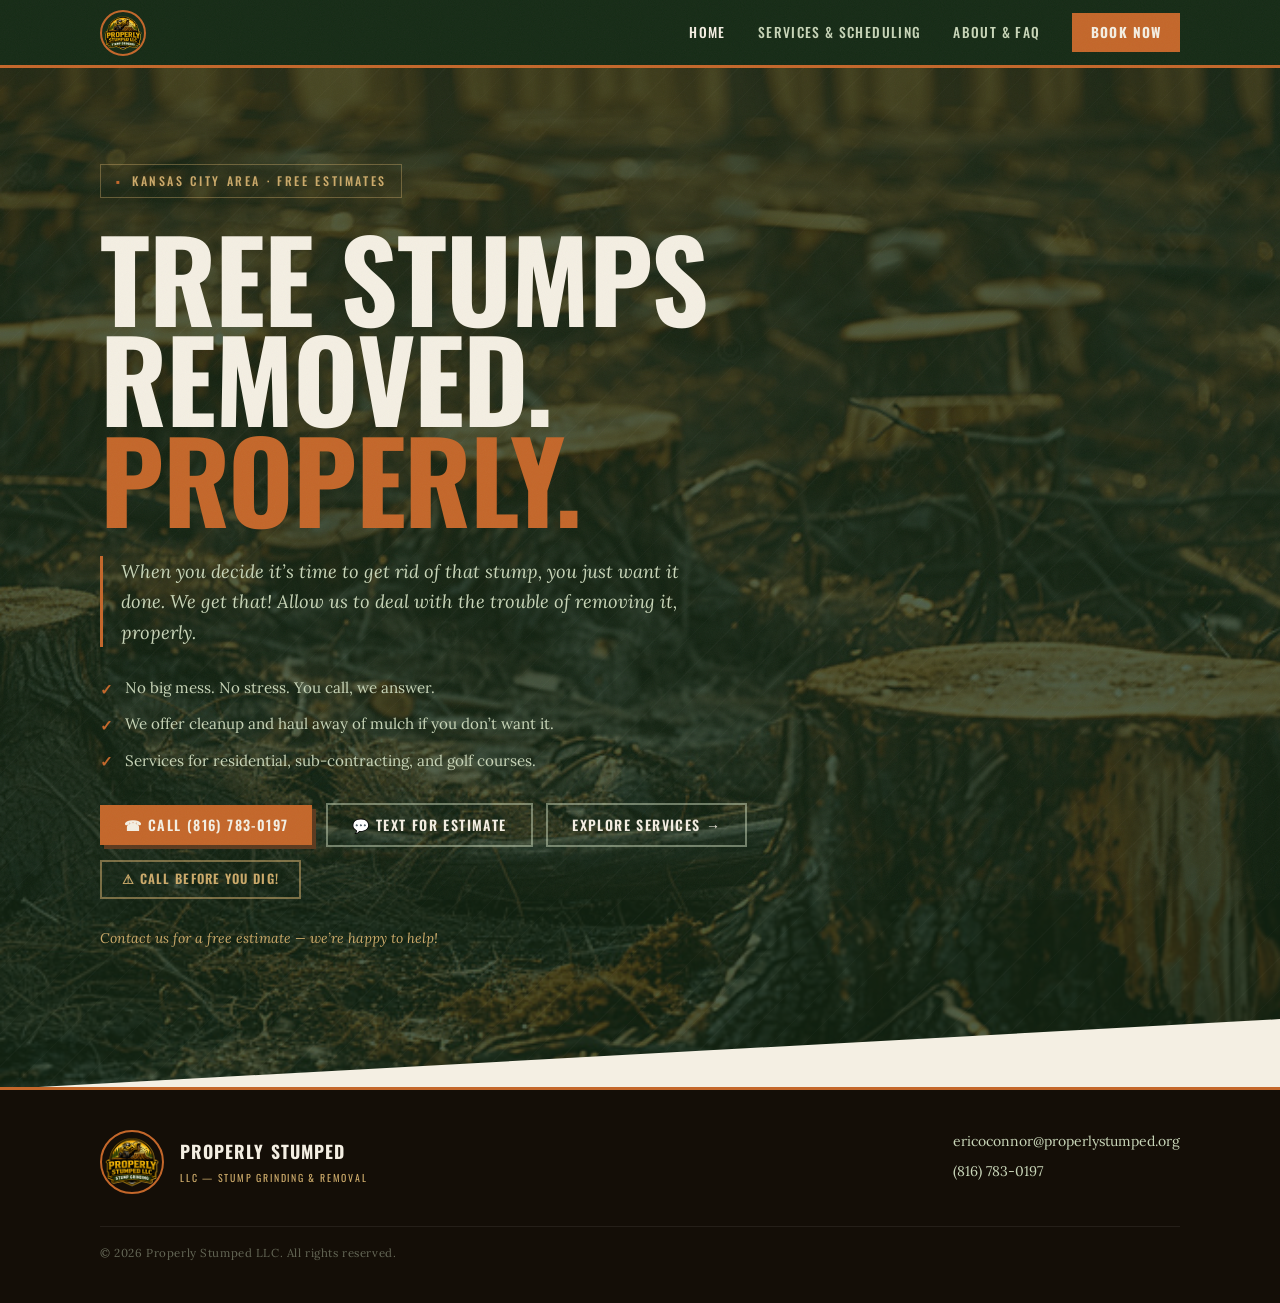
<file: index.html>
<!DOCTYPE html>
<html lang="en">
<head>
  <meta charset="UTF-8" />
  <meta name="viewport" content="width=device-width, initial-scale=1.0" />
  <meta name="description" content="Properly Stumped LLC — professional stump grinding and removal in the Kansas City area. Residential, sub-contracting, and golf course services. Call (816) 783-0197 for a free estimate." />
  <title>Properly Stumped LLC — Stump Grinding &amp; Removal</title>
  <link rel="stylesheet" href="styles.css" />
</head>
<body>

  <!-- ======== NAVIGATION ======== -->
  <nav class="site-nav" aria-label="Main navigation">
    <div class="container nav-inner">
      <a href="index.html" class="nav-logo" aria-label="Properly Stumped LLC home">
        <img src="images/Logo.png" alt="" class="nav-logo-img" width="46" height="46">
      </a>

      <!-- Desktop links -->
      <div class="nav-links" role="list">
        <a href="index.html" class="active" role="listitem">Home</a>
        <a href="services.html" role="listitem">Services &amp; Scheduling</a>
        <a href="about.html" role="listitem">About &amp; FAQ</a>
        <a href="https://calendar.app.google/BYf6WkoEropTFHU68"
           target="_blank"
           rel="noopener noreferrer"
           class="nav-cta"
           role="listitem">Book Now</a>
      </div>

      <!-- Hamburger (mobile) -->
      <button class="nav-toggle" aria-label="Toggle menu" aria-expanded="false">
        <span></span>
        <span></span>
        <span></span>
      </button>
    </div>
  </nav>

  <!-- Mobile nav panel -->
  <div class="nav-mobile" id="mobile-nav" role="navigation" aria-label="Mobile navigation">
    <a href="index.html">Home</a>
    <a href="services.html">Services &amp; Scheduling</a>
    <a href="about.html">About &amp; FAQ</a>
    <a href="https://calendar.app.google/BYf6WkoEropTFHU68"
       target="_blank"
       rel="noopener noreferrer"
       class="nav-cta">Book Now</a>
  </div>

  <!-- ======== HERO ======== -->
  <section class="hero" aria-labelledby="hero-heading">
    <img src="images/background.jpg" alt="" aria-hidden="true" style="position:absolute;inset:0;width:100%;height:100%;object-fit:cover;object-position:center 35%;opacity:0.25;z-index:0;pointer-events:none;display:block;">
    <div class="container">
      <div class="hero-content">

        <span class="hero-eyebrow">Kansas City Area &middot; Free Estimates</span>

        <h1 class="hero-headline" id="hero-heading">
          Tree Stumps<br>
          Removed.<br>
          <em>Properly.</em>
        </h1>

        <p class="hero-subhead">
          When you decide it&rsquo;s time to get rid of that stump, you just want it done.
          We get that! Allow us to deal with the trouble of removing it, properly.
        </p>

        <ul class="hero-bullets" aria-label="Key benefits">
          <li>No big mess. No stress. You call, we answer.</li>
          <li>We offer cleanup and haul away of mulch if you don&rsquo;t want it.</li>
          <li>Services for residential, sub-contracting, and golf courses.</li>
        </ul>

        <div class="hero-ctas">
          <a href="tel:+18167830197" class="btn btn-primary">
            &#9742; Call (816) 783-0197
          </a>
          <a href="sms:+18167830197" class="btn btn-outline">
            &#128172; Text For Estimate
          </a>
          <a href="services.html" class="btn btn-outline">
            Explore Services &#8594;
          </a>
          <a href="https://missouri-811.org/"
             target="_blank"
             rel="noopener noreferrer"
             class="btn btn-warning">
            &#9888; Call BEFORE You Dig!
          </a>
        </div>

        <p class="hero-quote-note">
          Contact us for a free estimate &mdash; we&rsquo;re happy to help!
        </p>

      </div>
    </div>
    <div class="hero-clip" aria-hidden="true"></div>
  </section>

  <!-- ======== FOOTER ======== -->
  <footer class="site-footer" aria-label="Site footer">
    <div class="container">
      <div class="footer-inner">
        <div class="footer-brand">
          <img src="images/Logo.png" alt="" class="footer-logo-img" width="64" height="64">
          <div>
            Properly Stumped
            <span>LLC &mdash; Stump Grinding &amp; Removal</span>
          </div>
        </div>
        <div class="footer-contact">
          <a href="mailto:ericoconnor@properlystumped.org">ericoconnor@properlystumped.org</a>
          <a href="tel:+18167830197">(816) 783-0197</a>
        </div>
        <p class="footer-copy">
          &copy; <span id="year"></span> Properly Stumped LLC. All rights reserved.
        </p>
      </div>
    </div>
  </footer>

  <!-- ======== SCRIPTS ======== -->
  <script>
    // Mobile nav toggle
    const toggle = document.querySelector('.nav-toggle');
    const mobileNav = document.querySelector('.nav-mobile');

    toggle.addEventListener('click', () => {
      const isOpen = mobileNav.classList.toggle('open');
      toggle.classList.toggle('open', isOpen);
      toggle.setAttribute('aria-expanded', isOpen);
    });

    // Close mobile nav when a link is clicked
    mobileNav.querySelectorAll('a').forEach(link => {
      link.addEventListener('click', () => {
        mobileNav.classList.remove('open');
        toggle.classList.remove('open');
        toggle.setAttribute('aria-expanded', 'false');
      });
    });

    // Set current year
    document.getElementById('year').textContent = new Date().getFullYear();
  </script>

</body>
</html>
</file>
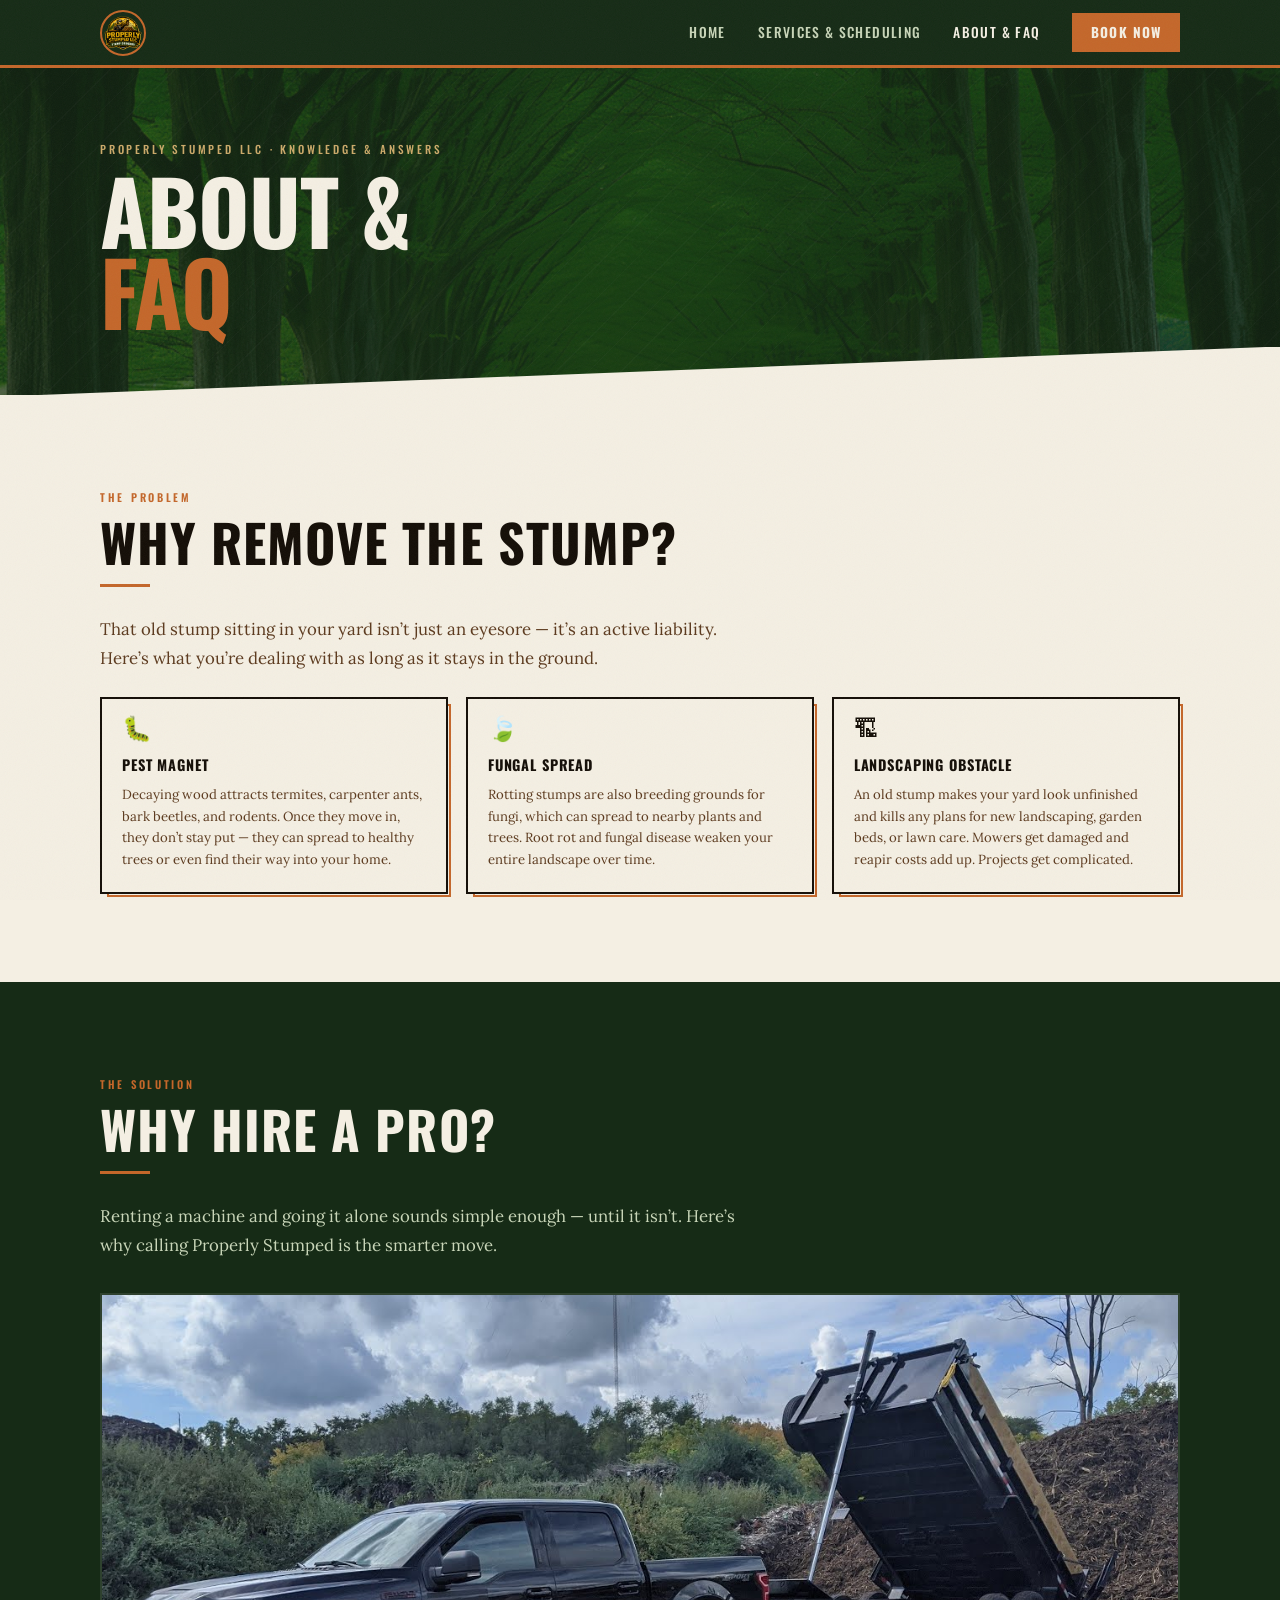
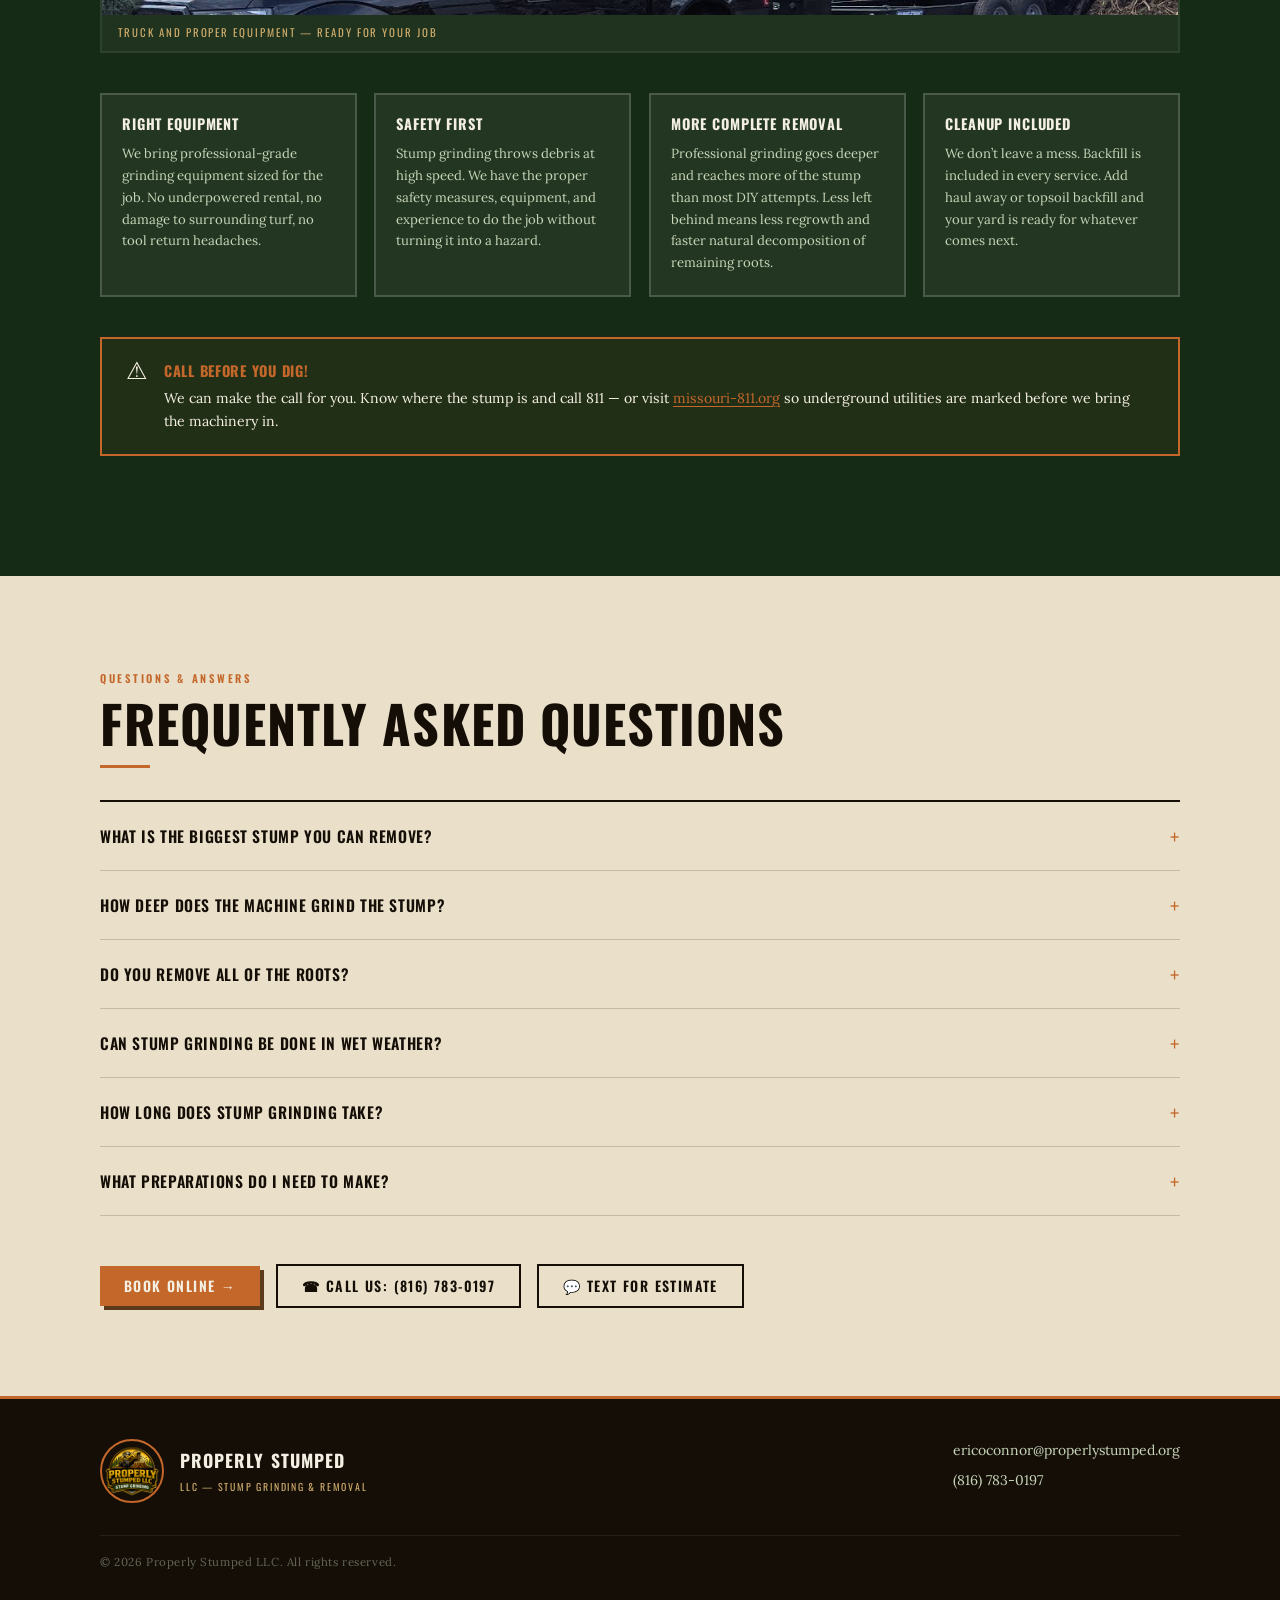
<file: about.html>
<!DOCTYPE html>
<html lang="en">
<head>
  <meta charset="UTF-8" />
  <meta name="viewport" content="width=device-width, initial-scale=1.0" />
  <meta name="description" content="About Properly Stumped LLC — why stump removal matters, why hire a pro, and answers to common stump grinding questions. Serving the Kansas City area." />
  <title>About &amp; FAQ — Properly Stumped LLC</title>
  <link rel="stylesheet" href="styles.css" />
</head>
<body>

  <!-- ======== NAVIGATION ======== -->
  <nav class="site-nav" aria-label="Main navigation">
    <div class="container nav-inner">
      <a href="index.html" class="nav-logo" aria-label="Properly Stumped LLC home">
        <img src="images/Logo.png" alt="" class="nav-logo-img" width="46" height="46">
      </a>

      <div class="nav-links" role="list">
        <a href="index.html" role="listitem">Home</a>
        <a href="services.html" role="listitem">Services &amp; Scheduling</a>
        <a href="about.html" class="active" role="listitem">About &amp; FAQ</a>
        <a href="https://calendar.app.google/BYf6WkoEropTFHU68"
           target="_blank"
           rel="noopener noreferrer"
           class="nav-cta"
           role="listitem">Book Now</a>
      </div>

      <button class="nav-toggle" aria-label="Toggle menu" aria-expanded="false">
        <span></span>
        <span></span>
        <span></span>
      </button>
    </div>
  </nav>

  <div class="nav-mobile" id="mobile-nav" role="navigation" aria-label="Mobile navigation">
    <a href="index.html">Home</a>
    <a href="services.html">Services &amp; Scheduling</a>
    <a href="about.html">About &amp; FAQ</a>
    <a href="https://calendar.app.google/BYf6WkoEropTFHU68"
       target="_blank"
       rel="noopener noreferrer"
       class="nav-cta">Book Now</a>
  </div>

  <!-- ======== PAGE HEADER ======== -->
  <header class="page-header" aria-labelledby="page-title">
    <img src="images/rowsoftrees.jpg" alt="" aria-hidden="true" style="position:absolute;inset:0;width:100%;height:100%;object-fit:cover;object-position:center 30%;opacity:0.25;z-index:0;pointer-events:none;display:block;">
    <div class="container page-header-content">
      <p class="page-header-eyebrow">Properly Stumped LLC &middot; Knowledge &amp; Answers</p>
      <h1 class="page-header-title" id="page-title">
        About &amp;<br><em>FAQ</em>
      </h1>
    </div>
    <div class="page-header-clip to-cream" aria-hidden="true"></div>
  </header>

  <!-- ======== WHY REMOVE THE STUMP ======== -->
  <section class="section" aria-labelledby="why-remove-heading">
    <div class="container">
      <span class="section-label">The Problem</span>
      <h2 class="section-title" id="why-remove-heading">Why Remove the Stump?</h2>
      <div class="divider" aria-hidden="true"></div>
      <p class="section-intro">
        That old stump sitting in your yard isn&rsquo;t just an eyesore &mdash; it&rsquo;s an
        active liability. Here&rsquo;s what you&rsquo;re dealing with as long as it stays in the ground.
      </p>

      <div class="info-grid">

        <div class="info-card">
          <div class="info-icon" aria-hidden="true">&#128027;</div>
          <h3 class="info-card-title">Pest Magnet</h3>
          <p class="info-card-desc">
            Decaying wood attracts termites, carpenter ants, bark beetles, and rodents.
            Once they move in, they don&rsquo;t stay put &mdash; they can spread to healthy
            trees or even find their way into your home.
          </p>
        </div>

        <div class="info-card">
          <div class="info-icon" aria-hidden="true">&#127811;</div>
          <h3 class="info-card-title">Fungal Spread</h3>
          <p class="info-card-desc">
            Rotting stumps are also breeding grounds for fungi, which can spread to nearby
            plants and trees. Root rot and fungal disease weaken your entire landscape
            over time.
          </p>
        </div>

        <div class="info-card">
          <div class="info-icon" aria-hidden="true">&#127959;</div>
          <h3 class="info-card-title">Landscaping Obstacle</h3>
          <p class="info-card-desc">
            An old stump makes your yard look unfinished and kills any plans for
            new landscaping, garden beds, or lawn care. Mowers get damaged and reapir costs add up. Projects
            get complicated.
          </p>
        </div>

      </div>
    </div>
  </section>

  <!-- ======== WHY HIRE A PRO ======== -->
  <section class="section section-dark" aria-labelledby="why-pro-heading">
    <div class="container">
      <span class="section-label">The Solution</span>
      <h2 class="section-title" id="why-pro-heading">Why Hire a Pro?</h2>
      <div class="divider" aria-hidden="true"></div>
      <p class="section-intro">
        Renting a machine and going it alone sounds simple enough &mdash; until it isn&rsquo;t.
        Here&rsquo;s why calling Properly Stumped is the smarter move.
      </p>

      <figure class="equipment-photo" style="margin-top:2rem;margin-bottom:2.5rem;overflow:hidden;border:2px solid rgba(255,255,255,0.1);">
        <img src="images/truck.jpg" alt="Properly Stumped LLC truck and dump trailer" style="width:100%;height:320px;object-fit:cover;object-position:center 40%;display:block;">
        <figcaption>Truck and proper equipment &mdash; ready for your job</figcaption>
      </figure>

      <div class="info-grid">

        <div class="info-card">
          <h3 class="info-card-title">Right Equipment</h3>
          <p class="info-card-desc">
            We bring professional-grade grinding equipment sized for the job. No
            underpowered rental, no damage to surrounding turf, no tool return
            headaches.
          </p>
        </div>

        <div class="info-card">
          <h3 class="info-card-title">Safety First</h3>
          <p class="info-card-desc">
            Stump grinding throws debris at high speed. We have the proper safety
            measures, equipment, and experience to do the job without turning it
            into a hazard.
          </p>
        </div>

        <div class="info-card">
          <h3 class="info-card-title">More Complete Removal</h3>
          <p class="info-card-desc">
            Professional grinding goes deeper and reaches more of the stump than
            most DIY attempts. Less left behind means less regrowth and faster
            natural decomposition of remaining roots.
          </p>
        </div>

        <div class="info-card">
          <h3 class="info-card-title">Cleanup Included</h3>
          <p class="info-card-desc">
            We don&rsquo;t leave a mess. Backfill is included in every service. Add
            haul away or topsoil backfill and your yard is ready for whatever
            comes next.
          </p>
        </div>

      </div>

      <!-- 811 reminder -->
      <div class="callout" role="note" aria-label="Call before you dig reminder" style="margin-top: 2.5rem;">
        <span class="callout-icon" aria-hidden="true">&#9888;</span>
        <div class="callout-body">
          <strong>Call Before You Dig!</strong>
          We can make the call for you. Know where the stump is and call 811 &mdash; or visit
          <a href="https://missouri-811.org/"
             target="_blank"
             rel="noopener noreferrer">missouri-811.org</a>
          so underground utilities are marked before we bring the machinery in.
        </div>
      </div>

    </div>
  </section>

  <!-- ======== FAQ ======== -->
  <section class="section section-parchment" aria-labelledby="faq-heading">
    <div class="container">
      <span class="section-label">Questions &amp; Answers</span>
      <h2 class="section-title" id="faq-heading">Frequently Asked Questions</h2>
      <div class="divider" aria-hidden="true"></div>

      <div class="faq-list" role="list">

        <!-- Q1 -->
        <details class="faq-item" role="listitem">
          <summary>What is the biggest stump you can remove?</summary>
          <div class="faq-body">
            <p>
              The largest stump we can grind on-site is <strong>36 inches in diameter</strong>.
              For stumps larger than that, our crew will provide expert advice on safe, effective
              removal options &mdash; from sectional removal and heavy-equipment recommendations to
              referrals for contractors who handle large excavations.
              <a href="tel:+18167830197">Call us</a> for a free consultation.
            </p>
          </div>
        </details>

        <!-- Q2 -->
        <details class="faq-item" role="listitem">
          <summary>How deep does the machine grind the stump?</summary>
          <div class="faq-body">
            <p>Typically <strong>6 to 12 inches below ground level</strong>, depending on your goals:</p>
            <ul>
              <li><strong>6&ndash;8 inches below grade</strong> &mdash; surface cleanup and cosmetic leveling</li>
              <li><strong>8&ndash;12 inches below grade</strong> &mdash; prevent regrowth and eliminate major root hazards</li>
            </ul>
            <p style="margin-top: 0.5rem;">We&rsquo;ll discuss the right depth for your situation when we provide the estimate.</p>
          </div>
        </details>

        <!-- Q3 -->
        <details class="faq-item" role="listitem">
          <summary>Do you remove all of the roots?</summary>
          <div class="faq-body">
            <p>
              Stump grinding removes the visible stump and a portion of the larger, shallow
              roots by grinding them into chips. However, it cannot reach the entire root system.
              Many roots extend deep and laterally beyond the grind depth &mdash; these remain intact
              and decompose slowly over time on their own. For most applications, this is completely
              acceptable and won&rsquo;t cause problems.
            </p>
          </div>
        </details>

        <!-- Q4 -->
        <details class="faq-item" role="listitem">
          <summary>Can stump grinding be done in wet weather?</summary>
          <div class="faq-body">
            <p>
              Similar to lawn mowing, stump grinding in wet conditions requires extra care. Soft,
              saturated ground can cause our machines to sink, rut the lawn, or get stuck. If conditions
              are very wet on your scheduled day, we will contact you to reschedule at no penalty.
              We&rsquo;d rather do the job right than risk damaging your yard.
            </p>
          </div>
        </details>

        <!-- Q5 -->
        <details class="faq-item" role="listitem">
          <summary>How long does stump grinding take?</summary>
          <div class="faq-body">
            <p>On average, <strong>30 minutes to 2 hours per stump</strong>, depending on size:</p>
            <ul>
              <li><strong>Small stumps (under 12&rdquo; diameter)</strong> &mdash; 30&ndash;45 minutes</li>
              <li><strong>Medium stumps (12&ndash;24&rdquo;)</strong> &mdash; 45&ndash;90 minutes</li>
              <li><strong>Large stumps (over 24&rdquo;)</strong> &mdash; 1&ndash;2 hours or more</li>
            </ul>
            <p style="margin-top: 0.5rem;">
              Cleanup and hauling adds approximately 15&ndash;45 minutes per stump depending on scope.
            </p>
          </div>
        </details>

        <!-- Q6 -->
        <details class="faq-item" role="listitem">
          <summary>What preparations do I need to make?</summary>
          <div class="faq-body">
            <p>A few simple steps before we arrive make the job go smoothly:</p>
            <ul>
              <li>
                <strong>Call 811</strong> or visit
                <a href="https://missouri-811.org/" target="_blank" rel="noopener noreferrer">missouri-811.org</a>
                to have utilities marked (takes about 3 working days &mdash; we can make the call for you).
              </li>
              <li>Make a clear path for the machine to reach the stump.</li>
              <li>Move any rocks, lawn furniture, or decorations from the work area.</li>
              <li>Secure pets inside the house for the duration of the job.</li>
            </ul>
          </div>
        </details>

      </div><!-- /.faq-list -->

      <!-- CTA at bottom of FAQ -->
      <div style="margin-top: 3rem; display: flex; flex-wrap: wrap; gap: 1rem; align-items: center;">
        <a href="https://calendar.app.google/BYf6WkoEropTFHU68"
           target="_blank"
           rel="noopener noreferrer"
           class="btn btn-primary">
          Book Online &#8594;
        </a>
        <a href="tel:+18167830197" class="btn btn-outline-dark">
          &#9742; Call Us: (816) 783-0197
        </a>
        <a href="sms:+18167830197" class="btn btn-outline-dark">
          &#128172; Text For Estimate
        </a>
      </div>

    </div>
  </section>

  <!-- ======== FOOTER ======== -->
  <footer class="site-footer" aria-label="Site footer">
    <div class="container">
      <div class="footer-inner">
        <div class="footer-brand">
          <img src="images/Logo.png" alt="" class="footer-logo-img" width="64" height="64">
          <div>
            Properly Stumped
            <span>LLC &mdash; Stump Grinding &amp; Removal</span>
          </div>
        </div>
        <div class="footer-contact">
          <a href="mailto:ericoconnor@properlystumped.org">ericoconnor@properlystumped.org</a>
          <a href="tel:+18167830197">(816) 783-0197</a>
        </div>
        <p class="footer-copy">
          &copy; <span id="year"></span> Properly Stumped LLC. All rights reserved.
        </p>
      </div>
    </div>
  </footer>

  <!-- ======== SCRIPTS ======== -->
  <script>
    const toggle = document.querySelector('.nav-toggle');
    const mobileNav = document.querySelector('.nav-mobile');

    toggle.addEventListener('click', () => {
      const isOpen = mobileNav.classList.toggle('open');
      toggle.classList.toggle('open', isOpen);
      toggle.setAttribute('aria-expanded', isOpen);
    });

    mobileNav.querySelectorAll('a').forEach(link => {
      link.addEventListener('click', () => {
        mobileNav.classList.remove('open');
        toggle.classList.remove('open');
        toggle.setAttribute('aria-expanded', 'false');
      });
    });

    document.getElementById('year').textContent = new Date().getFullYear();
  </script>

</body>
</html>
</file>
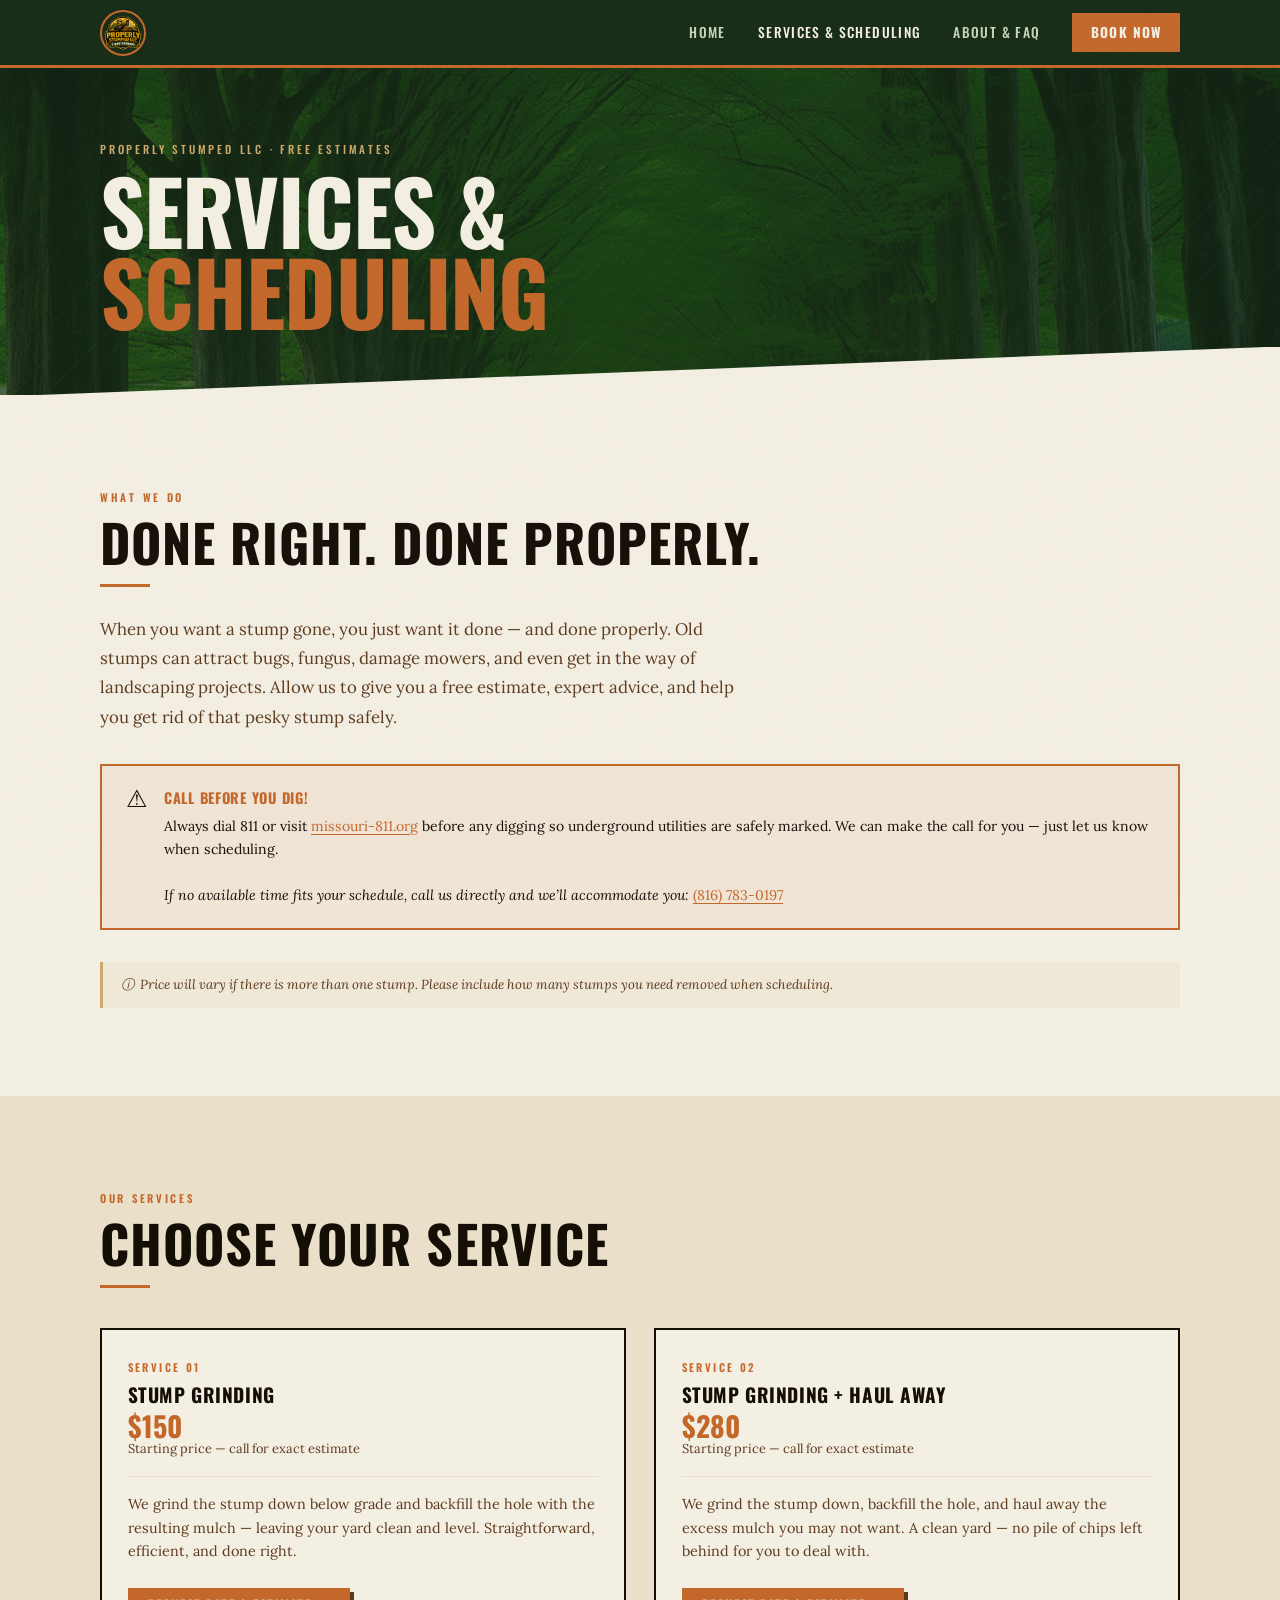
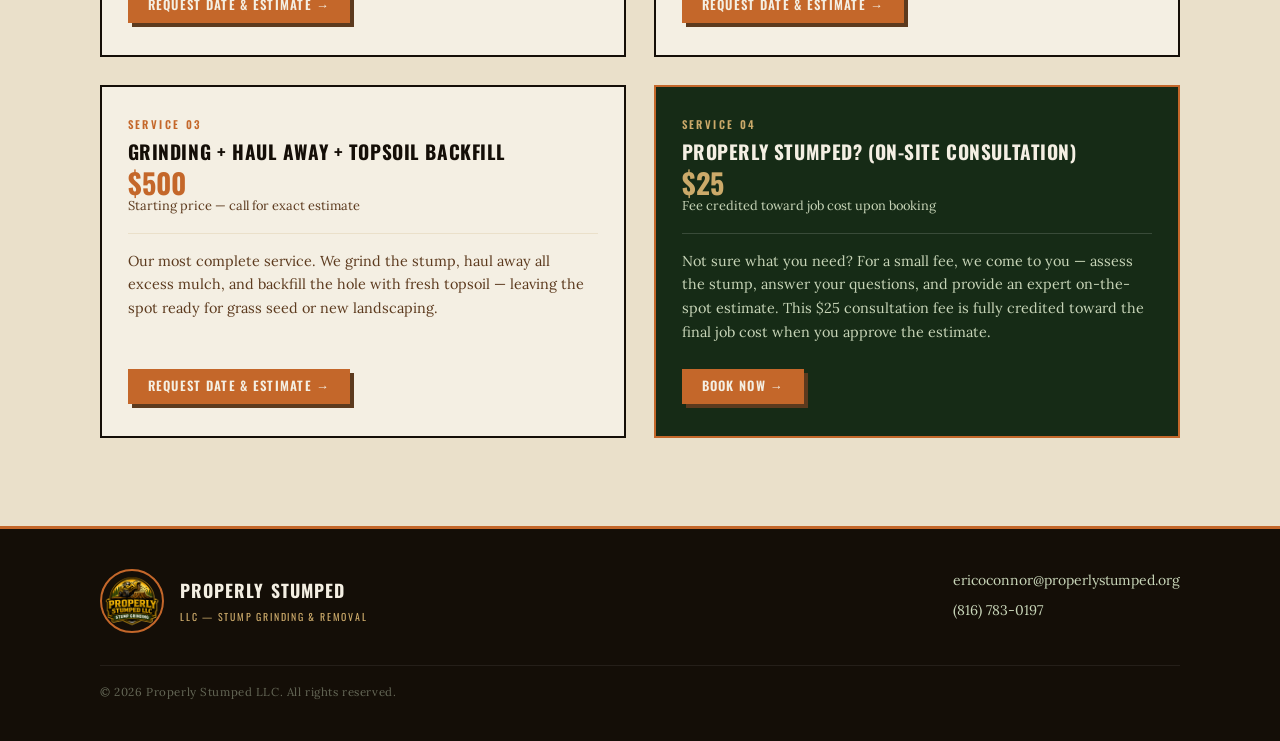
<file: services.html>
<!doctype html>
<html lang="en">
  <head>
    <meta charset="UTF-8" />
    <meta name="viewport" content="width=device-width, initial-scale=1.0" />
    <meta
      name="description"
      content="Properly Stumped LLC services — stump grinding, haul away, topsoil backfill, and on-site consultations. Starting at $150. Book online or call (816) 783-0197."
    />
    <title>Services &amp; Scheduling — Properly Stumped LLC</title>
    <link rel="stylesheet" href="styles.css" />
  </head>
  <body>
    <!-- ======== NAVIGATION BAR ======== -->
    <nav class="site-nav" aria-label="Main navigation">
      <div class="container nav-inner">
        <a
          href="index.html"
          class="nav-logo"
          aria-label="Properly Stumped LLC home"
        >
          <img
            src="images/Logo.png"
            alt=""
            class="nav-logo-img"
            width="46"
            height="46"
          />
        </a>

        <div class="nav-links" role="list">
          <a href="index.html" role="listitem">Home</a>
          <a href="services.html" class="active" role="listitem"
            >Services &amp; Scheduling</a
          >
          <a href="about.html" role="listitem">About &amp; FAQ</a>
          <a
            href="https://calendar.app.google/BYf6WkoEropTFHU68"
            target="_blank"
            rel="noopener noreferrer"
            class="nav-cta"
            role="listitem"
            >Book Now</a
          >
        </div>

        <button
          class="nav-toggle"
          aria-label="Toggle menu"
          aria-expanded="false"
        >
          <span></span>
          <span></span>
          <span></span>
        </button>
      </div>
    </nav>

    <div
      class="nav-mobile"
      id="mobile-nav"
      role="navigation"
      aria-label="Mobile navigation"
    >
      <a href="index.html">Home</a>
      <a href="services.html">Services &amp; Scheduling</a>
      <a href="about.html">About &amp; FAQ</a>
      <a
        href="https://calendar.app.google/BYf6WkoEropTFHU68"
        target="_blank"
        rel="noopener noreferrer"
        class="nav-cta"
        >Book Now</a
      >
    </div>

    <!-- ======== PAGE HEADER ======== -->
    <header class="page-header" aria-labelledby="page-title">
      <img
        src="images/rowsoftrees.jpg"
        alt=""
        aria-hidden="true"
        style="
          position: absolute;
          inset: 0;
          width: 100%;
          height: 100%;
          object-fit: cover;
          object-position: center 30%;
          opacity: 0.25;
          z-index: 0;
          pointer-events: none;
          display: block;
        "
      />
      <div class="container page-header-content">
        <p class="page-header-eyebrow">
          Properly Stumped LLC &middot; Free Estimates
        </p>
        <h1 class="page-header-title" id="page-title">
          Services &amp;<br /><em>Scheduling</em>
        </h1>
      </div>
      <div class="page-header-clip to-cream" aria-hidden="true"></div>
    </header>

    <!-- ======== INTRO SECTION ======== -->
    <section class="section" aria-label="Services introduction">
      <div class="container">
        <span class="section-label">What We Do</span>
        <h2 class="section-title">Done Right. Done Properly.</h2>
        <div class="divider" aria-hidden="true"></div>
        <p class="section-intro">
          When you want a stump gone, you just want it done &mdash; and done
          properly. Old stumps can attract bugs, fungus, damage mowers, and even
          get in the way of landscaping projects. Allow us to give you a free
          estimate, expert advice, and help you get rid of that pesky stump safely.
        </p>

        <!-- 811 Safety Callout -->
        <div class="callout" role="note" aria-label="Safety notice">
          <span class="callout-icon" aria-hidden="true">&#9888;</span>
          <div class="callout-body">
            <strong>Call Before You Dig!</strong>
            Always dial 811 or visit
            <a
              href="https://missouri-811.org/"
              target="_blank"
              rel="noopener noreferrer"
              >missouri-811.org</a
            >
            before any digging so underground utilities are safely marked. We
            can make the call for you &mdash; just let us know when scheduling.
            <br /><br />
            <em
              >If no available time fits your schedule, call us directly and
              we&rsquo;ll accommodate you:</em
            >
            <a href="tel:+18167830197">(816) 783-0197</a>
          </div>
        </div>

        <p class="price-note">
          &#9432; &nbsp;Price will vary if there is more than one stump. Please
          include how many stumps you need removed when scheduling.
        </p>
      </div>
    </section>

    <!-- ======== SERVICE CARDS ======== -->
    <section
      class="section section-parchment"
      aria-labelledby="services-heading"
    >
      <div class="container">
        <span class="section-label">Our Services</span>
        <h2 class="section-title" id="services-heading">Choose Your Service</h2>
        <div class="divider" aria-hidden="true"></div>

        <div class="services-grid">
          <!-- Card 1: Stump Grinding -->
          <article class="service-card">
            <p class="service-num">Service 01</p>
            <h3 class="service-title">Stump Grinding</h3>
            <div class="service-price">
              $150
              <small>Starting price &mdash; call for exact estimate</small>
            </div>
            <hr class="service-rule" aria-hidden="true" />
            <p class="service-desc">
              We grind the stump down below grade and backfill the hole with the
              resulting mulch &mdash; leaving your yard clean and level.
              Straightforward, efficient, and done right.
            </p>
            <a
              href="https://calendar.app.google/VwF58x5UTuAnbGTj7"
              target="_blank"
              rel="noopener noreferrer"
              class="btn btn-primary"
            >
              Request Date &amp; Estimate &#8594;
            </a>
          </article>

          <!-- Card 2: Grinding + Haul Away -->
          <article class="service-card">
            <p class="service-num">Service 02</p>
            <h3 class="service-title">Stump Grinding + Haul Away</h3>
            <div class="service-price">
              $280
              <small>Starting price &mdash; call for exact estimate</small>
            </div>
            <hr class="service-rule" aria-hidden="true" />
            <p class="service-desc">
              We grind the stump down, backfill the hole, and haul away the
              excess mulch you may not want. A clean yard &mdash; no pile of
              chips left behind for you to deal with.
            </p>
            <a
              href="https://calendar.app.google/CfhbNPJgShLPuBYD9"
              target="_blank"
              rel="noopener noreferrer"
              class="btn btn-primary"
            >
              Request Date &amp; Estimate &#8594;
            </a>
          </article>

          <!-- Card 3: Grinding + Haul Away + Topsoil -->
          <article class="service-card">
            <p class="service-num">Service 03</p>
            <h3 class="service-title">
              Grinding + Haul Away + Topsoil Backfill
            </h3>
            <div class="service-price">
              $500
              <small>Starting price &mdash; call for exact estimate</small>
            </div>
            <hr class="service-rule" aria-hidden="true" />
            <p class="service-desc">
              Our most complete service. We grind the stump, haul away all
              excess mulch, and backfill the hole with fresh topsoil &mdash;
              leaving the spot ready for grass seed or new landscaping.
            </p>
            <a
              href="https://calendar.app.google/4xyDuTj3CzWywtJv9"
              target="_blank"
              rel="noopener noreferrer"
              class="btn btn-primary"
            >
              Request Date &amp; Estimate &#8594;
            </a>
          </article>

          <!-- Card 4: Consultation (featured) -->
          <article class="service-card featured" style="grid-column: auto">
            <p class="service-num">Service 04</p>
            <h3 class="service-title">
              Properly Stumped? (On-Site Consultation)
            </h3>
            <div class="service-price">
              $25
              <small>Fee credited toward job cost upon booking</small>
            </div>
            <hr class="service-rule" aria-hidden="true" />
            <p class="service-desc">
              Not sure what you need? For a small fee, we come to you &mdash;
              assess the stump, answer your questions, and provide an expert
              on-the-spot estimate. This $25 consultation fee is fully credited
              toward the final job cost when you approve the estimate.
            </p>
            <a
              href="https://calendar.app.google/Nc1w7GPjbVHgtUui7"
              target="_blank"
              rel="noopener noreferrer"
              class="btn btn-primary"
            >
              Book Now &#8594;
            </a>
          </article>
        </div>
        <!-- /.services-grid -->
      </div>
    </section>

    <!-- ======== FOOTER ======== -->
    <footer class="site-footer" aria-label="Site footer">
      <div class="container">
        <div class="footer-inner">
          <div class="footer-brand">
            <img
              src="images/Logo.png"
              alt=""
              class="footer-logo-img"
              width="64"
              height="64"
            />
            <div>
              Properly Stumped
              <span>LLC &mdash; Stump Grinding &amp; Removal</span>
            </div>
          </div>
          <div class="footer-contact">
            <a href="mailto:ericoconnor@properlystumped.org"
              >ericoconnor@properlystumped.org</a
            >
            <a href="tel:+18167830197">(816) 783-0197</a>
          </div>
          <p class="footer-copy">
            &copy; <span id="year"></span> Properly Stumped LLC. All rights
            reserved.
          </p>
        </div>
      </div>
    </footer>

    <!-- ======== SCRIPTS ======== -->
    <script>
      const toggle = document.querySelector(".nav-toggle");
      const mobileNav = document.querySelector(".nav-mobile");

      toggle.addEventListener("click", () => {
        const isOpen = mobileNav.classList.toggle("open");
        toggle.classList.toggle("open", isOpen);
        toggle.setAttribute("aria-expanded", isOpen);
      });

      mobileNav.querySelectorAll("a").forEach((link) => {
        link.addEventListener("click", () => {
          mobileNav.classList.remove("open");
          toggle.classList.remove("open");
          toggle.setAttribute("aria-expanded", "false");
        });
      });

      document.getElementById("year").textContent = new Date().getFullYear();
    </script>
  </body>
</html>
</file>
<file: styles.css>
/* ==============================================
   PROPERLY STUMPED LLC — styles.css
   ============================================== */

@import url('https://fonts.googleapis.com/css2?family=Oswald:wght@400;500;600;700&family=Lora:ital,wght@0,400;0,500;0,600;1,400;1,600&display=swap');

/* ============ CSS VARIABLES ============ */
:root {
  --forest:    #162B16;
  --moss:      #2A4C1A;
  --fern:      #3D6B29;
  --ember:     #C4672A;
  --ember-lt:  #D97F42;
  --bark:      #5C3A1E;
  --cream:     #F4EFE3;
  --parchment: #EAE0CA;
  --straw:     #CCAA6A;
  --soil:      #140E07;
  --mist:      #C8D5B8;
  --shadow:    rgba(20, 14, 7, 0.18);

  --font-display: 'Oswald', sans-serif;
  --font-body:    'Lora', serif;

  --nav-h:  68px;
  --gutter: clamp(1.25rem, 4vw, 2.5rem);
  --max-w:  1160px;
}

/* ============ RESET ============ */
*, *::before, *::after {
  box-sizing: border-box;
  margin: 0;
  padding: 0;
}

html {
  scroll-behavior: smooth;
  font-size: 16px;
}

body {
  font-family: var(--font-body);
  background-color: var(--cream);
  color: var(--soil);
  line-height: 1.7;
  overflow-x: hidden;
}

/* Grain texture overlay */
body::before {
  content: '';
  position: fixed;
  inset: 0;
  z-index: 9999;
  pointer-events: none;
  opacity: 0.04;
  background-image: url("data:image/svg+xml,%3Csvg viewBox='0 0 256 256' xmlns='http://www.w3.org/2000/svg'%3E%3Cfilter id='noise'%3E%3CfeTurbulence type='fractalNoise' baseFrequency='0.85' numOctaves='4' stitchTiles='stitch'/%3E%3C/filter%3E%3Crect width='100%25' height='100%25' filter='url(%23noise)'/%3E%3C/svg%3E");
  background-size: 200px 200px;
}

img, video { max-width: 100%; display: block; }
a { color: inherit; text-decoration: none; }
ul { list-style: none; }

/* ============ CONTAINER ============ */
.container {
  width: 100%;
  max-width: var(--max-w);
  margin-inline: auto;
  padding-inline: var(--gutter);
}

/* ============ NAVIGATION ============ */
.site-nav {
  position: sticky;
  top: 0;
  z-index: 200;
  background: var(--forest);
  border-bottom: 3px solid var(--ember);
  height: var(--nav-h);
  display: flex;
  align-items: center;
}

.nav-inner {
  display: flex;
  align-items: center;
  justify-content: space-between;
  width: 100%;
}

.nav-logo {
  font-family: var(--font-display);
  font-size: 1.15rem;
  font-weight: 700;
  color: var(--cream);
  letter-spacing: 0.04em;
  text-transform: uppercase;
  line-height: 1.1;
  display: flex;
  align-items: center;
  flex-shrink: 0;
}

.nav-logo span {
  display: block;
  font-size: 0.62rem;
  letter-spacing: 0.18em;
  color: var(--straw);
  font-weight: 400;
}

.nav-links {
  display: flex;
  align-items: center;
  gap: 2rem;
}

.nav-links a {
  font-family: var(--font-display);
  font-size: 0.85rem;
  font-weight: 500;
  letter-spacing: 0.1em;
  text-transform: uppercase;
  color: var(--mist);
  transition: color 0.2s;
}

.nav-links a:hover,
.nav-links a.active {
  color: var(--cream);
}

.nav-links a.nav-cta {
  background: var(--ember);
  color: var(--cream);
  padding: 0.5rem 1.15rem;
  font-weight: 700;
  transition: background 0.2s, transform 0.15s;
}

.nav-links a.nav-cta:hover {
  background: var(--ember-lt);
  transform: translateY(-1px);
}

/* Hamburger */
.nav-toggle {
  display: none;
  flex-direction: column;
  gap: 5px;
  cursor: pointer;
  background: none;
  border: none;
  padding: 4px;
  z-index: 210;
}

.nav-toggle span {
  display: block;
  width: 26px;
  height: 2px;
  background: var(--cream);
  transition: transform 0.25s, opacity 0.25s;
}

.nav-toggle.open span:nth-child(1) { transform: translateY(7px) rotate(45deg); }
.nav-toggle.open span:nth-child(2) { opacity: 0; }
.nav-toggle.open span:nth-child(3) { transform: translateY(-7px) rotate(-45deg); }

/* Mobile nav panel */
.nav-mobile {
  display: none;
  position: fixed;
  top: var(--nav-h);
  left: 0;
  right: 0;
  background: var(--forest);
  border-bottom: 3px solid var(--ember);
  padding: 1.5rem var(--gutter) 2rem;
  flex-direction: column;
  gap: 1.25rem;
  z-index: 199;
}

.nav-mobile.open { display: flex; }

.nav-mobile a {
  font-family: var(--font-display);
  font-size: 1.1rem;
  font-weight: 500;
  letter-spacing: 0.08em;
  text-transform: uppercase;
  color: var(--mist);
  transition: color 0.2s;
}

.nav-mobile a:hover { color: var(--cream); }

.nav-mobile a.nav-cta {
  display: inline-block;
  background: var(--ember);
  color: var(--cream);
  padding: 0.8rem 1.5rem;
  font-weight: 700;
  text-align: center;
}

/* ============ HERO ============ */
.hero {
  background: var(--forest);
  padding: clamp(3rem, 8vw, 6rem) 0 clamp(5rem, 11vw, 8.5rem);
  position: relative;
  overflow: hidden;
}

/* Diagonal hash pattern */
.hero::after {
  content: '';
  position: absolute;
  inset: 0;
  background-image: repeating-linear-gradient(
    -45deg,
    transparent,
    transparent 22px,
    rgba(255,255,255,0.018) 22px,
    rgba(255,255,255,0.018) 23px
  );
  pointer-events: none;
  z-index: 0;
}

/* Clipped diagonal bottom edge */
.hero-clip {
  position: absolute;
  bottom: -2px;
  left: 0;
  right: 0;
  height: 70px;
  background: var(--cream);
  clip-path: polygon(0 100%, 100% 100%, 100% 0);
  z-index: 1;
}

.hero-content {
  position: relative;
  z-index: 2;
  max-width: 780px;
  display: flex;
  flex-direction: column;
  gap: 1.75rem;
}

.hero-eyebrow {
  display: inline-flex;
  align-items: center;
  gap: 0.6rem;
  font-family: var(--font-display);
  font-size: 0.75rem;
  font-weight: 500;
  letter-spacing: 0.22em;
  text-transform: uppercase;
  color: var(--straw);
  border: 1px solid rgba(204,170,106,0.4);
  padding: 0.35rem 0.9rem;
  width: fit-content;
}

.hero-eyebrow::before {
  content: '▪';
  color: var(--ember);
}

.hero-headline {
  font-family: var(--font-display);
  font-weight: 700;
  font-size: clamp(3.2rem, 11vw, 7rem);
  line-height: 0.9;
  letter-spacing: -0.01em;
  text-transform: uppercase;
  color: var(--cream);
}

.hero-headline em {
  font-style: normal;
  color: var(--ember);
}

.hero-subhead {
  font-family: var(--font-body);
  font-style: italic;
  font-size: clamp(1rem, 2.5vw, 1.15rem);
  color: var(--mist);
  line-height: 1.65;
  border-left: 3px solid var(--ember);
  padding-left: 1.1rem;
  max-width: 580px;
}

.hero-bullets {
  display: flex;
  flex-direction: column;
  gap: 0.55rem;
}

.hero-bullets li {
  display: flex;
  align-items: flex-start;
  gap: 0.75rem;
  font-size: 0.95rem;
  color: var(--mist);
}

.hero-bullets li::before {
  content: '✓';
  flex-shrink: 0;
  color: var(--ember);
  font-weight: 700;
  margin-top: 0.1rem;
}

.hero-ctas {
  display: flex;
  flex-wrap: wrap;
  gap: 0.85rem;
  align-items: center;
}

.hero-quote-note {
  font-style: italic;
  font-size: 0.875rem;
  color: var(--straw);
}

/* ============ BUTTONS ============ */
.btn {
  display: inline-flex;
  align-items: center;
  gap: 0.45rem;
  font-family: var(--font-display);
  font-size: 0.875rem;
  font-weight: 600;
  letter-spacing: 0.1em;
  text-transform: uppercase;
  padding: 0.8rem 1.5rem;
  cursor: pointer;
  transition: transform 0.15s, background 0.2s, color 0.2s, box-shadow 0.2s;
  border: none;
  text-decoration: none;
  line-height: 1;
}

.btn:hover {
  transform: translateY(-2px);
}

.btn-primary {
  background: var(--ember);
  color: var(--cream);
  box-shadow: 4px 4px 0 var(--bark);
}

.btn-primary:hover {
  background: var(--ember-lt);
  box-shadow: 6px 6px 0 var(--bark);
}

.btn-outline {
  background: transparent;
  color: var(--cream);
  border: 2px solid rgba(200,213,184,0.5);
}

.btn-outline:hover {
  border-color: var(--cream);
  background: rgba(244,239,227,0.1);
}

.btn-outline-dark {
  background: transparent;
  color: var(--soil);
  border: 2px solid var(--soil);
}

.btn-outline-dark:hover {
  background: var(--soil);
  color: var(--cream);
}

.btn-warning {
  background: transparent;
  color: var(--straw);
  border: 2px solid rgba(204,170,106,0.55);
  font-size: 0.8rem;
  padding: 0.7rem 1.25rem;
}

.btn-warning:hover {
  background: rgba(204,170,106,0.1);
  border-color: var(--straw);
}

/* ============ PAGE HEADER (inner pages) ============ */
.page-header {
  background: var(--forest);
  padding: clamp(2.5rem, 6vw, 4.5rem) 0 clamp(2.5rem, 5.5vw, 4rem);
  position: relative;
  overflow: hidden;
}

.page-header::after {
  content: '';
  position: absolute;
  inset: 0;
  background-image: repeating-linear-gradient(
    -45deg,
    transparent,
    transparent 22px,
    rgba(255,255,255,0.018) 22px,
    rgba(255,255,255,0.018) 23px
  );
  pointer-events: none;
}

.page-header-clip {
  position: absolute;
  bottom: -2px;
  left: 0;
  right: 0;
  height: 50px;
  clip-path: polygon(0 100%, 100% 100%, 100% 0);
  z-index: 1;
}

.page-header-clip.to-cream   { background: var(--cream); }
.page-header-clip.to-parchment { background: var(--parchment); }

.page-header-content { position: relative; z-index: 2; }

.page-header-eyebrow {
  font-family: var(--font-display);
  font-size: 0.7rem;
  font-weight: 500;
  letter-spacing: 0.25em;
  text-transform: uppercase;
  color: var(--straw);
  margin-bottom: 0.6rem;
}

.page-header-title {
  font-family: var(--font-display);
  font-size: clamp(2.75rem, 8vw, 5.5rem);
  font-weight: 700;
  text-transform: uppercase;
  letter-spacing: -0.01em;
  line-height: 0.92;
  color: var(--cream);
}

.page-header-title em {
  font-style: normal;
  color: var(--ember);
}

/* ============ SECTIONS ============ */
.section {
  padding: clamp(3rem, 7vw, 5.5rem) 0;
}

.section-parchment { background: var(--parchment); }
.section-dark {
  background: var(--forest);
  color: var(--cream);
}

.section-label {
  display: inline-block;
  font-family: var(--font-display);
  font-size: 0.68rem;
  font-weight: 600;
  letter-spacing: 0.25em;
  text-transform: uppercase;
  color: var(--ember);
  margin-bottom: 0.6rem;
}

.section-title {
  font-family: var(--font-display);
  font-size: clamp(1.85rem, 5vw, 3.25rem);
  font-weight: 700;
  text-transform: uppercase;
  letter-spacing: 0.02em;
  line-height: 1.0;
  color: var(--soil);
  margin-bottom: 1rem;
}

.section-dark .section-title { color: var(--cream); }

.section-intro {
  font-size: clamp(0.95rem, 2vw, 1.05rem);
  line-height: 1.75;
  max-width: 660px;
  color: var(--bark);
}

.section-dark .section-intro { color: var(--mist); }

.divider {
  width: 50px;
  height: 3px;
  background: var(--ember);
  margin-bottom: 1.75rem;
}

/* ============ SERVICE CARDS ============ */
.services-grid {
  display: grid;
  grid-template-columns: repeat(2, 1fr);
  gap: 1.75rem;
  margin-top: 2.5rem;
}

.service-card {
  background: var(--cream);
  border: 2px solid var(--soil);
  padding: 1.75rem 1.6rem 2rem;
  position: relative;
  transition: transform 0.22s, box-shadow 0.22s;
  display: flex;
  flex-direction: column;
}

/* Shadow-offset frame */
.service-card::before {
  content: '';
  position: absolute;
  top: 7px;
  left: 7px;
  right: -7px;
  bottom: -7px;
  border: 2px solid var(--ember);
  z-index: -1;
  transition: all 0.22s;
}

.service-card:hover {
  transform: translateY(-6px);
  box-shadow: 0 14px 40px var(--shadow);
}

.service-card:hover::before {
  top: 11px;
  left: 11px;
  right: -11px;
  bottom: -11px;
}

.service-num {
  font-family: var(--font-display);
  font-size: 0.68rem;
  font-weight: 600;
  letter-spacing: 0.22em;
  text-transform: uppercase;
  color: var(--ember);
  margin-bottom: 0.45rem;
}

.service-title {
  font-family: var(--font-display);
  font-size: 1.2rem;
  font-weight: 700;
  text-transform: uppercase;
  letter-spacing: 0.03em;
  color: var(--soil);
  line-height: 1.15;
  margin-bottom: 0.35rem;
}

.service-price {
  font-family: var(--font-display);
  font-size: 1.75rem;
  font-weight: 700;
  color: var(--ember);
  margin-bottom: 0.75rem;
  line-height: 1;
}

.service-price small {
  font-size: 0.8rem;
  font-weight: 400;
  color: var(--bark);
  font-family: var(--font-body);
  display: block;
  margin-top: 0.2rem;
}

.service-rule {
  border: none;
  border-top: 1px solid var(--parchment);
  margin: 0.5rem 0 1rem;
  background: transparent;
}

.service-desc {
  font-size: 0.9rem;
  line-height: 1.65;
  color: var(--bark);
  flex: 1;
  margin-bottom: 1.5rem;
}

.service-card .btn {
  align-self: flex-start;
  font-size: 0.8rem;
  padding: 0.7rem 1.25rem;
}

/* Featured card (consultation) */
.service-card.featured {
  background: var(--forest);
  border-color: var(--ember);
  color: var(--cream);
}

.service-card.featured::before {
  border-color: var(--straw);
}

.service-card.featured .service-num { color: var(--straw); }
.service-card.featured .service-title { color: var(--cream); }
.service-card.featured .service-price { color: var(--straw); }
.service-card.featured .service-price small { color: var(--mist); }
.service-card.featured .service-desc { color: var(--mist); }
.service-card.featured .service-rule { border-color: rgba(255,255,255,0.15); }

/* ============ CALLOUT BOX ============ */
.callout {
  border: 2px solid var(--ember);
  background: rgba(196,103,42,0.07);
  padding: 1.25rem 1.5rem;
  margin: 2rem 0;
  display: flex;
  gap: 1rem;
  align-items: flex-start;
}

.callout-icon {
  font-size: 1.5rem;
  flex-shrink: 0;
  line-height: 1;
  padding-top: 0.05rem;
}

.callout-body { font-size: 0.88rem; line-height: 1.65; }

.callout-body strong {
  display: block;
  font-family: var(--font-display);
  font-size: 0.9rem;
  font-weight: 700;
  letter-spacing: 0.05em;
  text-transform: uppercase;
  margin-bottom: 0.3rem;
  color: var(--ember);
}

.callout-body a {
  color: var(--ember);
  text-decoration: underline;
  text-underline-offset: 3px;
}

.callout-body a:hover { color: var(--ember-lt); }

/* ============ INFO GRID (Why Remove / Hire a Pro) ============ */
.info-grid {
  display: grid;
  grid-template-columns: repeat(auto-fit, minmax(240px, 1fr));
  gap: 1.1rem;
  margin-top: 1.5rem;
}

.info-card {
  padding: 1.1rem 1.25rem 1.3rem;
  background: var(--cream);
  border: 2px solid var(--soil);
  position: relative;
  display: flex;
  flex-direction: column;
}

.info-card::before {
  content: '';
  position: absolute;
  top: 5px;
  left: 5px;
  right: -5px;
  bottom: -5px;
  border: 2px solid var(--ember);
  z-index: -1;
}

.info-icon {
  font-size: 1.5rem;
  line-height: 1;
  margin-bottom: 0.75rem;
}

.info-card-title {
  font-family: var(--font-display);
  font-size: 0.9rem;
  font-weight: 700;
  text-transform: uppercase;
  letter-spacing: 0.06em;
  color: var(--soil);
  margin-bottom: 0.4rem;
}

.info-card-desc {
  font-size: 0.825rem;
  line-height: 1.65;
  color: var(--bark);
}

/* dark variant for "Why Hire" section */
.section-dark .info-card {
  background: rgba(255,255,255,0.05);
  border-color: rgba(255,255,255,0.18);
}

.section-dark .info-card::before {
  border-color: var(--straw);
}

.section-dark .info-card-title { color: var(--cream); }
.section-dark .info-card-desc  { color: var(--mist); }

/* ============ FAQ ACCORDION ============ */
.faq-list {
  margin-top: 2rem;
  border-top: 2px solid var(--soil);
}

details.faq-item {
  border-bottom: 1px solid rgba(26,18,10,0.18);
}

details.faq-item summary {
  list-style: none;
  display: flex;
  justify-content: space-between;
  align-items: center;
  gap: 1.5rem;
  padding: 1.3rem 0;
  cursor: pointer;
  font-family: var(--font-display);
  font-size: 0.975rem;
  font-weight: 600;
  text-transform: uppercase;
  letter-spacing: 0.04em;
  color: var(--soil);
  user-select: none;
  transition: color 0.2s;
}

details.faq-item summary::-webkit-details-marker { display: none; }
details.faq-item summary::marker { display: none; }

details.faq-item summary:hover { color: var(--ember); }

details.faq-item summary::after {
  content: '+';
  flex-shrink: 0;
  font-size: 1.5rem;
  font-weight: 300;
  color: var(--ember);
  line-height: 1;
  transition: transform 0.25s;
  font-family: var(--font-display);
}

details.faq-item[open] summary::after { transform: rotate(45deg); }
details.faq-item[open] summary { color: var(--ember); }

.faq-body {
  padding: 0 1rem 1.5rem 0;
  font-size: 0.9rem;
  line-height: 1.75;
  color: var(--bark);
  max-width: 740px;
}

.faq-body ul {
  list-style: disc;
  padding-left: 1.35rem;
  margin-top: 0.5rem;
}

.faq-body li { margin-bottom: 0.3rem; }

/* ============ PRICE NOTE ============ */
.price-note {
  font-size: 0.825rem;
  font-style: italic;
  color: var(--bark);
  margin-top: 1.5rem;
  padding: 0.8rem 1.1rem;
  border-left: 3px solid var(--straw);
  background: rgba(204,170,106,0.1);
  line-height: 1.6;
}

/* ============ FOOTER ============ */
.site-footer {
  background: var(--soil);
  color: var(--mist);
  padding: 2.5rem 0;
  border-top: 3px solid var(--ember);
}

.footer-inner {
  display: flex;
  flex-wrap: wrap;
  gap: 1.5rem 2.5rem;
  justify-content: space-between;
  align-items: flex-start;
}

.footer-brand {
  display: flex;
  align-items: center;
  gap: 1rem;
  font-family: var(--font-display);
  font-size: 1.1rem;
  font-weight: 700;
  text-transform: uppercase;
  letter-spacing: 0.06em;
  color: var(--cream);
}

.footer-brand span {
  display: block;
  font-size: 0.62rem;
  letter-spacing: 0.18em;
  color: var(--straw);
  font-weight: 400;
  margin-top: 0.2rem;
}

.footer-contact {
  display: flex;
  flex-direction: column;
  gap: 0.4rem;
  font-size: 0.875rem;
}

.footer-contact a {
  color: var(--mist);
  transition: color 0.2s;
  text-decoration: underline;
  text-underline-offset: 3px;
  text-decoration-color: transparent;
}

.footer-contact a:hover {
  color: var(--straw);
  text-decoration-color: var(--straw);
}

.footer-copy {
  width: 100%;
  font-size: 0.72rem;
  color: rgba(200,213,184,0.45);
  letter-spacing: 0.05em;
  padding-top: 1rem;
  border-top: 1px solid rgba(255,255,255,0.07);
  margin-top: 0.5rem;
}

/* ============ NAV LOGO IMAGE ============ */
.nav-logo-img {
  height: 46px;
  width: 46px;
  min-width: 46px;
  max-height: 46px;
  object-fit: cover;
  object-position: center;
  border-radius: 50%;
  border: 2px solid var(--ember);
  display: block;
  flex-shrink: 0;
  transition: border-color 0.2s;
}

.nav-logo:hover .nav-logo-img {
  border-color: var(--ember-lt);
}

/* ============ FOOTER LOGO ============ */
.footer-logo-img {
  height: 64px;
  width: 64px;
  object-fit: cover;
  object-position: center;
  border-radius: 50%;
  border: 2px solid var(--ember);
  flex-shrink: 0;
  display: block;
}


/* ============ PHOTO BANNER ============ */
.photo-banner {
  height: 240px;
  overflow: hidden;
  width: 100%;
}

.photo-banner img {
  width: 100%;
  height: 100%;
  object-fit: cover;
  object-position: center 30%;
  display: block;
}

/* ============ FEATURED CARD LAYOUT (Consultation) ============ */
.featured-layout {
  display: flex;
  gap: 2rem;
  align-items: stretch;
  width: 100%;
}

.featured-body {
  flex: 1;
  display: flex;
  flex-direction: column;
}

.featured-body .service-desc {
  flex: 1;
  margin-bottom: 1.5rem;
}

.featured-aside {
  width: 200px;
  flex-shrink: 0;
  overflow: hidden;
  border: 2px solid rgba(255,255,255,0.15);
}

.featured-aside img {
  width: 100%;
  height: 100%;
  object-fit: cover;
  object-position: top center;
  display: block;
  opacity: 0.88;
  filter: sepia(15%);
}

/* ============ EQUIPMENT PHOTO ============ */
.equipment-photo {
  margin-top: 2rem;
  margin-bottom: 2.5rem;
  overflow: hidden;
  border: 2px solid rgba(255,255,255,0.1);
}

.equipment-photo img {
  width: 100%;
  height: 320px;
  object-fit: cover;
  object-position: center 40%;
  display: block;
}

.equipment-photo figcaption {
  font-family: var(--font-display);
  font-size: 0.68rem;
  letter-spacing: 0.18em;
  text-transform: uppercase;
  color: var(--straw);
  padding: 0.55rem 1rem;
  background: rgba(255,255,255,0.04);
}

/* ============ HERO ANIMATIONS ============ */
@keyframes fadeUp {
  from { opacity: 0; transform: translateY(22px); }
  to   { opacity: 1; transform: translateY(0); }
}

.hero .hero-eyebrow  { animation: fadeUp 0.5s ease both; animation-delay: 0.05s; }
.hero .hero-headline { animation: fadeUp 0.5s ease both; animation-delay: 0.18s; }
.hero .hero-subhead  { animation: fadeUp 0.5s ease both; animation-delay: 0.30s; }
.hero .hero-bullets  { animation: fadeUp 0.5s ease both; animation-delay: 0.40s; }
.hero .hero-ctas     { animation: fadeUp 0.5s ease both; animation-delay: 0.50s; }
.hero .hero-quote-note { animation: fadeUp 0.5s ease both; animation-delay: 0.58s; }

/* ============ RESPONSIVE ============ */
@media (max-width: 767px) {
  .nav-links  { display: none; }
  .nav-toggle { display: flex; }

  .services-grid {
    grid-template-columns: 1fr;
  }

  .info-grid {
    grid-template-columns: 1fr;
  }

  .footer-inner {
    flex-direction: column;
  }

  .hero-headline {
    font-size: clamp(2.8rem, 14vw, 4rem);
  }

  .featured-layout {
    flex-direction: column;
  }

  .featured-aside {
    width: 100%;
    height: 200px;
  }

  .photo-banner {
    height: 160px;
  }

  .equipment-photo img {
    height: 220px;
  }
}

@media (min-width: 768px) and (max-width: 1023px) {
  .services-grid {
    grid-template-columns: repeat(2, 1fr);
  }
}
</file>
